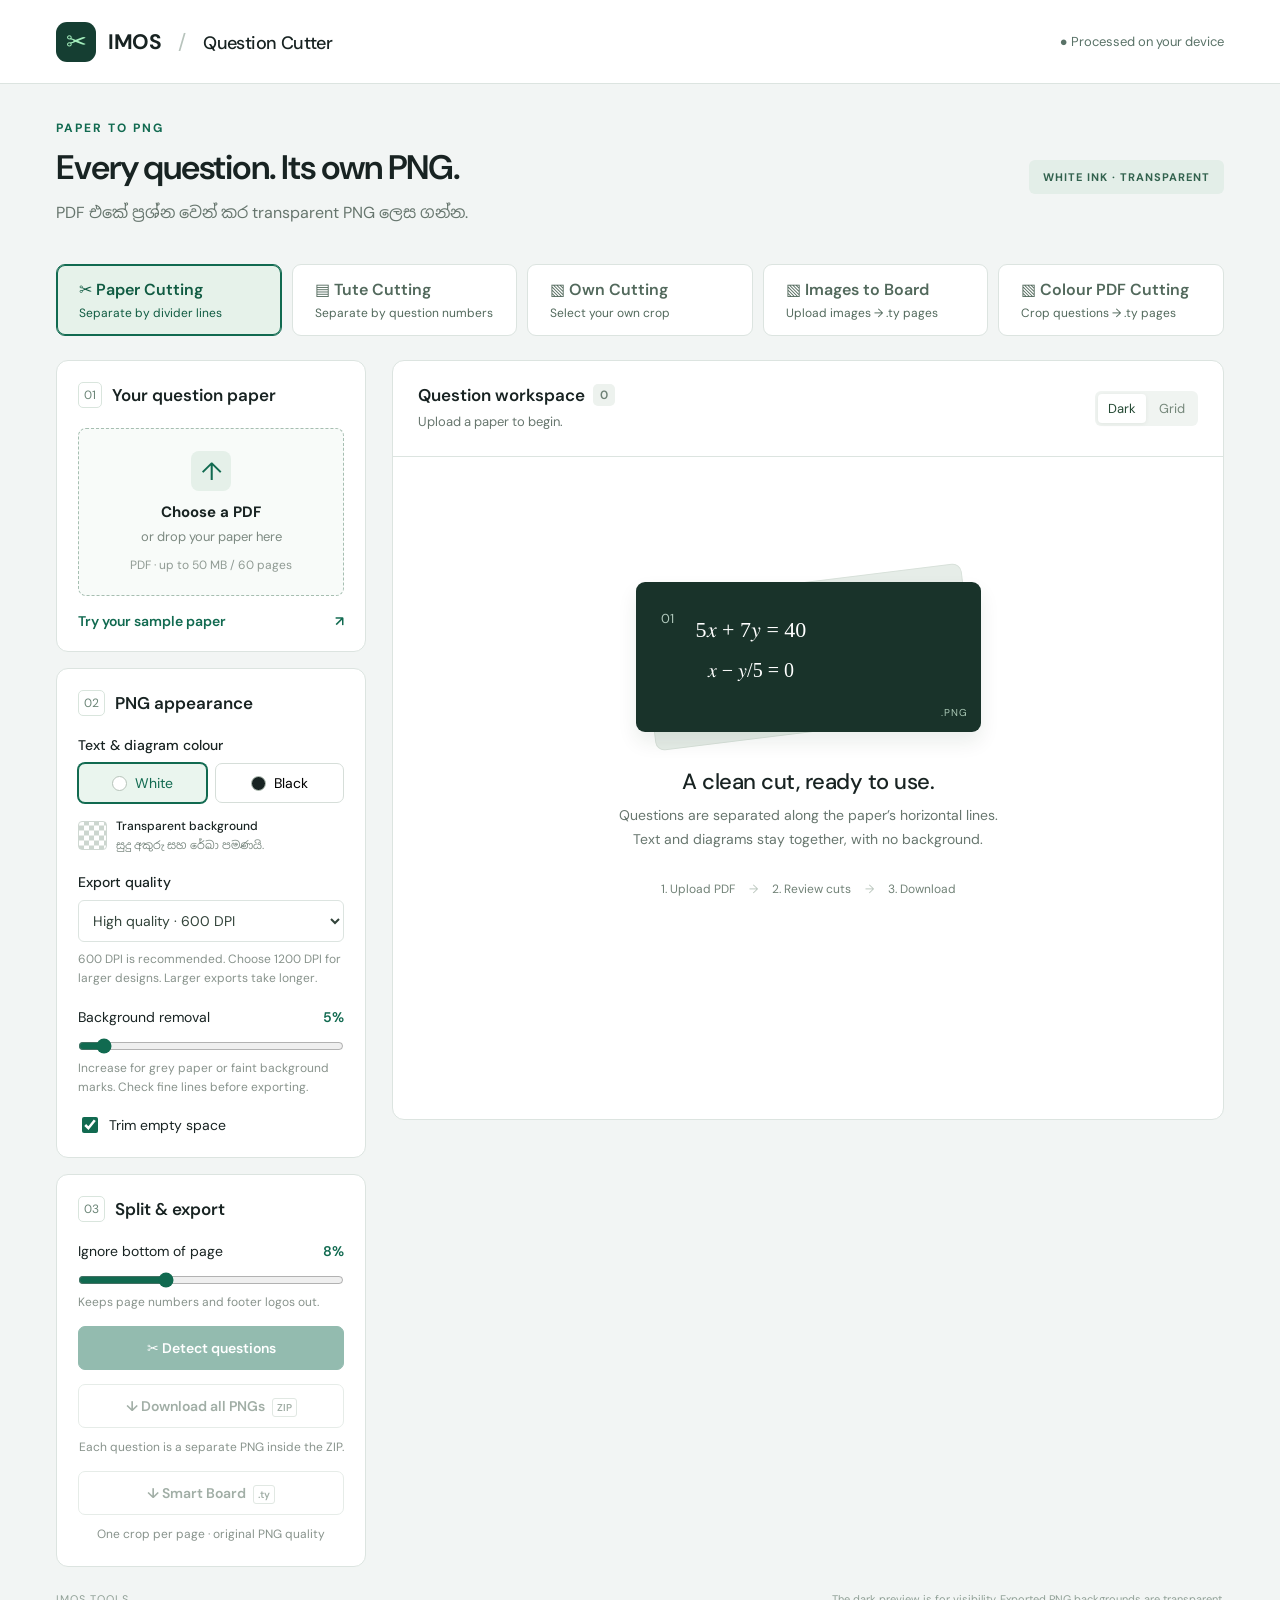
<file: index.html>
<!doctype html><html lang="en"><head><meta charset="utf-8"><meta name="viewport" content="width=device-width,initial-scale=1"><title>IMOS · Question Cutter</title><meta name="description" content="Turn your question papers into individual transparent PNGs with white or black text."><link rel="stylesheet" href="./style.css?v=size1"></head><body>
<header><a class="brand" href="./" aria-label="IMOS Question Cutter home"><span class="brand-icon">✂</span><strong>IMOS<span> / </span><em>Question Cutter</em></strong></a><span class="privacy">● Processed on your device</span></header>
<main><div class="titlebar"><div><div class="eyebrow">PAPER TO PNG</div><h1>Every question. Its own PNG.</h1><p>PDF එකේ ප්‍රශ්න වෙන් කර transparent PNG ලෙස ගන්න.</p></div><span class="tag">WHITE INK · TRANSPARENT</span></div>
<nav class="cut-modes" aria-label="Cutting section"><button id="paperMode" class="active" aria-pressed="true">✂ Paper Cutting <small>Separate by divider lines</small></button><button id="tuteMode" aria-pressed="false">▤ Tute Cutting <small>Separate by question numbers</small></button><button id="ownMode" aria-pressed="false">▧ Own Cutting <small>Select your own crop</small></button><button id="imageBoardMode" aria-pressed="false">▧ Images to Board <small>Upload images → .ty pages</small></button></nav><div class="workspace"><aside><section class="panel"><div class="step"><span>01</span><h2 id="uploadTitle">Your question paper</h2></div><label class="dropzone" id="dropzone" tabindex="0"><input id="file" type="file" accept="application/pdf,.pdf" hidden><span class="upload-icon">↑</span><strong>Choose a PDF</strong><span>or drop your paper here</span><small>PDF · up to 50 MB / 60 pages</small></label><button id="sample" class="sample">Try your sample paper <span>↗</span></button><div id="tuteOptions" hidden><label class="field-title" for="startPage">Start from PDF page</label><input id="startPage" type="number" value="3" min="1" max="60"><small class="hint">Skip covers. Unit headings and restarted numbering are detected automatically.</small><label class="check"><input id="joinContinuations" type="checkbox" checked> Join next-page content</label><small class="hint">Headings and likely notes are kept separately. Review uncertain boundaries before download.</small></div><div id="fileInfo" class="file-info" hidden></div></section>
<section class="panel"><div class="step"><span>02</span><h2>PNG appearance</h2></div><label class="field-title" for="ink">Text & diagram colour</label><div class="ink-options"><button class="ink active" data-ink="white" aria-pressed="true"><i class="white-dot"></i>White</button><button class="ink" data-ink="black" aria-pressed="false"><i class="black-dot"></i>Black</button></div><div class="transparent-note"><span class="checker-chip"></span><div><strong>Transparent background</strong><small>සුදු අකුරු සහ රේඛා පමණයි.</small></div></div><label class="field-title" for="resolution">Export quality</label><select id="resolution"><option value="8.333333333333334">High quality · 600 DPI</option><option value="16.666666666666668">Ultra quality · 1200 DPI</option><option value="4.166666666666667">Print · 300 DPI</option><option value="3">Small file · 216 DPI</option></select><small class="hint quality-hint">600 DPI is recommended. Choose 1200 DPI for larger designs. Larger exports take longer.</small><label class="range-label" for="clean">Background removal <output id="cleanValue">5%</output></label><input id="clean" type="range" min="0" max="70" value="5"><small class="hint">Increase for grey paper or faint background marks. Check fine lines before exporting.</small><label class="check"><input id="trim" type="checkbox" checked> Trim empty space</label></section>
<section class="panel"><div class="step"><span>03</span><h2>Split & export</h2></div><label class="range-label" for="footer">Ignore bottom of page <output id="footerValue">8%</output></label><input id="footer" type="range" min="0" max="25" value="8"><small class="hint">Keeps page numbers and footer logos out.</small><button class="primary" id="detect" disabled>✂ Detect questions</button><button class="secondary" id="downloadAll" disabled>↓ Download all PNGs <span class="zip">ZIP</span></button><small class="hint center">Each question is a separate PNG inside the ZIP.</small><button class="secondary" id="openBoard" disabled>↓ Smart Board <span class="zip">.ty</span></button><small class="hint center">One crop per page · original PNG quality</small></section></aside>
<div class="results"><section class="results-head"><div><h2>Question workspace <span id="count">0</span></h2><p id="summary">Upload a paper to begin.</p></div><div class="view-controls" aria-label="Preview background"><button id="darkPreview" class="selected" title="Dark preview background">Dark</button><button id="lightPreview" title="Checker preview background">Grid</button></div></section><div id="status" role="status" aria-live="polite"></div><progress id="progress" max="100" value="0" hidden></progress>
<div id="empty"><div class="demo-stack"><div class="demo-back"></div><div class="demo-question"><span>01</span><div>5𝑥 + 7𝑦 = 40<br><small>𝑥 − 𝑦/5 = 0</small></div><span class="demo-png">.PNG</span></div></div><h3>A clean cut, ready to use.</h3><p>Questions are separated along the paper’s horizontal lines.<br>Text and diagrams stay together, with no background.</p><div class="empty-steps"><span>1. Upload PDF</span><b>→</b><span>2. Review cuts</span><b>→</b><span>3. Download</span></div></div>
<section id="ownPanel" class="own-panel" hidden><div class="own-toolbar"><div class="page-controls"><button id="ownPrev" aria-label="Previous page">‹</button><label for="ownPage">Page</label><input id="ownPage" type="number" min="1" value="1"><span id="ownTotal"></span><button id="ownNext" aria-label="Next page">›</button></div><label>Drag <select id="ownAction"><option value="cut">Cut area</option><option value="pan">Move page</option></select></label><label>Zoom <select id="ownZoom"><option value="1">Fit page</option><option value="1.5">150%</option><option value="2">200%</option><option value="3">300%</option></select></label></div><p class="own-instructions">අවශ්‍ය කොටස drag කර select කරන්න. අතහැරිය විට PNG එක සෑදේ.</p><div id="ownScroll"><div id="ownStage"><canvas id="ownCanvas"></canvas><div id="ownBox" hidden></div></div></div><div class="own-coordinates"><label>Left %<input id="ownLeft" type="number" min="0" max="100" step="0.01"></label><label>Top %<input id="ownTop" type="number" min="0" max="100" step="0.01"></label><label>Right %<input id="ownRight" type="number" min="0" max="100" step="0.01"></label><label>Bottom %<input id="ownBottom" type="number" min="0" max="100" step="0.01"></label><button id="ownCut" class="primary" disabled>✂ Cut selection</button></div><div id="ownLast" class="own-last" hidden><strong>Latest PNG</strong><img id="ownLastImage" alt="Latest transparent crop"><button id="ownLastDownload" class="secondary">↓ Download PNG</button></div></section><section id="tuteReview" class="tute-review" hidden><div class="review-top"><label>Show <select id="kindFilter"><option value="question">Questions</option><option value="notes">Notes & topics</option><option value="all">Everything</option><option value="review">Needs review</option></select></label><span id="tuteCounts"></span></div><details><summary>Check / correct units</summary><p id="unitMap"></p><div class="unit-correction"><label>From page<input id="unitFrom" type="number" min="1" value="3"></label><label>To page<input id="unitTo" type="number" min="1" value="3"></label><label>Unit<input id="unitValue" type="text" placeholder="e.g. 20" maxlength="40"></label><button id="applyUnit" class="secondary">Apply & re-detect</button></div><small class="hint">Page range uses PDF page numbers. Re-detection replaces current crop adjustments.</small></details></section><div id="unitFilters" class="unit-filters" hidden></div><div id="questions" class="questions"></div></div></div><section id="imageBoardPanel" class="image-board-panel" hidden aria-labelledby="imagesTitle"><div class="image-board-heading"><div><h1 id="imagesTitle">Images to Smart Board</h1><p>කපාගත් images upload කරන්න. එක image එක page එකකට ස්වයංක්‍රීයව සකස් වේ.</p></div><span id="imagesCount">0 images · 0 board pages</span></div><div class="image-board-layout"><aside><section class="panel"><h2>1. Add your images</h2><label id="imagesDrop" class="dropzone" tabindex="0"><input id="imagesFile" type="file" accept="image/png,image/jpeg,image/webp,.png,.jpg,.jpeg,.webp" multiple hidden><span class="upload-icon">↑</span><strong>Choose images</strong><span>or drop several images here</span><small>PNG / JPG / WebP · up to 200 images</small></label><p class="hint">Add more images anytime. New batches are sorted by filename (1, 2, 3…). Use the arrows below to change page order.</p></section><section class="panel"><h2>2. Board layout</h2><label class="field-title" for="imagesBackground">Board background</label><select id="imagesBackground"><option value="white">Dark · for white images</option><option value="black">White · for dark images</option></select><label class="field-title" for="imagesAlign">Image position</label><select id="imagesAlign"><option value="upper" selected>Between top & centre</option><option value="top">Top · room to write below</option><option value="center">Centre of page</option></select><div class="board-size-control"><label for="imagesSize">Image size <output id="imagesSizeValue" for="imagesSize">60%</output></label><input id="imagesSize" type="range" min="10" max="100" step="5" value="60" aria-describedby="imagesSizeHint"><small id="imagesSizeHint">Applies to all pages · 100% fits the board. PNG quality stays unchanged.</small></div><p class="hint">Images fit inside the board without stretching or cutting. Image colours and transparency stay as uploaded.</p><label class="field-title" for="imagesName">Download name</label><input id="imagesName" type="text" value="IMOS-Smart-Board" maxlength="70"><button id="imagesDownload" class="primary" disabled>↓ Download Smart Board (.ty)</button><p class="hint">Original PNG quality is preserved. JPG and WebP are converted to PNG at their original pixel size.</p></section></aside><div class="image-board-results"><div id="imagesStatus" role="status" aria-live="polite"></div><progress id="imagesProgress" max="100" value="0" hidden></progress><div id="imagesEmpty"><h2>Your board pages will appear here</h2><p>Upload images, review the order, then download one .ty file.</p></div><div id="imagesStage" class="board-preview" hidden><img id="imagesPreview" alt="Smart board image preview"></div><div id="imagesNavigation" class="board-navigation" hidden><button id="imagesPrev" class="secondary">‹ Previous</button><span id="imagesPage" aria-live="polite"></span><button id="imagesNext" class="secondary">Next ›</button></div><p id="imagesCaption"></p><div class="image-list-heading"><h2>Page order</h2><div><button id="imagesSort" class="secondary" disabled>Sort by name</button><button id="imagesClear" class="secondary" disabled>Clear all</button></div></div><div id="imagesList"></div><p class="board-note">Uses the same .ty format as your sample smart board file.</p></div></div></section><footer>IMOS TOOLS <span>The dark preview is for visibility. Exported PNG backgrounds are transparent.</span></footer></main>
<dialog id="editor"><div class="dialog-head"><div><h2>Adjust question crop</h2><p>Drag a rectangle on the page, or adjust the boundaries below.</p></div><button id="closeEditor" class="icon-btn" aria-label="Close crop editor">×</button></div><label id="cropPartLabel" class="field-title" hidden>Question part <select id="cropPart"></select></label><div class="crop-layout"><div id="cropStage"><canvas id="cropCanvas"></canvas><div id="cropBox"></div></div><div class="crop-fields"><div id="cropMeta" hidden><label>Type<select id="cropKind"><option value="question">Question</option><option value="note">Note</option><option value="topic">Topic</option></select></label><label>Unit<input id="cropUnit" type="text" maxlength="40"></label><label>Topic label (optional)<input id="cropTopic" type="text" maxlength="80"></label></div><label>Left (%)<input id="cropLeft" type="number" min="0" max="99" step="0.1"></label><label>Top (%)<input id="cropTop" type="number" min="0" max="99" step="0.1"></label><label>Right (%)<input id="cropRight" type="number" min="1" max="100" step="0.1"></label><label>Bottom (%)<input id="cropBottom" type="number" min="1" max="100" step="0.1"></label><button id="saveCrop" class="primary">Apply crop</button><button id="splitCrop" class="secondary">Split into two</button><small class="hint">If detection missed a divider, split this crop and adjust each half.</small></div></div></dialog>
<dialog id="boardDialog" aria-labelledby="boardTitle"><div class="dialog-head"><div><h2 id="boardTitle">Smart Board pages</h2><p>කපාගත් image එක page එකකට එක බැගින්.</p></div><button id="closeBoard" class="icon-btn" aria-label="Close smart board export">×</button></div><div class="board-options"><label>Include<select id="boardScope"><option value="all">All crops</option><option value="visible">Current filtered view</option></select></label><label>Image position<select id="boardAlign"><option value="upper" selected>Between top & centre</option><option value="top">Top · room to write below</option><option value="center">Centre of page</option></select></label></div><div class="board-size-control"><label for="boardSize">Image size <output id="boardSizeValue" for="boardSize">60%</output></label><input id="boardSize" type="range" min="10" max="100" step="5" value="60" aria-describedby="boardSizeHint"><small id="boardSizeHint">Applies to all pages · 100% fits the board. PNG quality stays unchanged.</small></div><p id="boardSummary"></p><div id="boardPreview" class="board-preview"><img id="boardImage" alt="Smart board page preview"></div><div class="board-navigation"><button id="boardPrev" class="secondary" aria-label="Previous board page">‹ Previous</button><span id="boardPage" aria-live="polite"></span><button id="boardNext" class="secondary" aria-label="Next board page">Next ›</button></div><p class="board-note">Original PNGs stay at the selected export quality. White ink uses a dark board; black ink uses a white board.</p><p class="board-note">Uses the .ty format from your sample. Compatibility with your smart board app still needs an opening test.</p><p id="boardStatus" role="status" aria-live="polite"></p><button id="downloadBoard" class="primary" disabled>↓ Download Smart Board (.ty)</button></dialog>
<script type="module" src="./app.js?v=size1"></script></body></html>
</file>
<file: style.css>
@import url('https://fonts.googleapis.com/css2?family=DM+Sans:wght@400;500;600;700&family=Noto+Sans+Sinhala:wght@400;500;600&display=swap');
:root{font-family:'DM Sans','Noto Sans Sinhala',sans-serif;color:#182322;background:#f2f5f4;font-synthesis:none;--green:#116a50;--line:#dce4e0}*{box-sizing:border-box}body{margin:0}button,input,select{font:inherit}button,a,input,select{-webkit-tap-highlight-color:transparent}button{cursor:pointer}button:disabled{opacity:.45;cursor:not-allowed}button:focus-visible,a:focus-visible,input:focus-visible,select:focus-visible,label:focus-visible{outline:3px solid #27b98a;outline-offset:3px}header{height:84px;border-bottom:1px solid var(--line);display:flex;align-items:center;justify-content:space-between;padding:0 4.4%;background:white}.brand{display:flex;gap:12px;align-items:center;text-decoration:none;color:inherit}.brand-icon{background:#153e32;color:#a4efbd;width:40px;height:40px;display:grid;place-items:center;font-size:25px;border-radius:11px}.brand strong{font-size:21px;letter-spacing:-.6px}.brand strong span{color:#b7c3bc;margin:0 12px;font-weight:400}.brand em{font-style:normal;font-weight:500;font-size:18px}.privacy{font-size:13px;color:#597267}main{max-width:1600px;margin:auto;padding:36px 4.4% 20px}.titlebar{display:flex;justify-content:space-between;align-items:center;margin-bottom:30px}.eyebrow{font-size:12px;letter-spacing:2px;font-weight:700;color:var(--green)}h1{font-size:34px;font-weight:600;letter-spacing:-1.2px;margin:9px 0}p{font-size:15px;color:#67766e;line-height:1.7;margin:8px 0}h2{font-size:17px;font-weight:600;margin:0}.tag{font-size:11px;letter-spacing:1px;background:#e3eee8;padding:10px 14px;border-radius:6px;color:#32624e;font-weight:700}.workspace{display:grid;grid-template-columns:310px minmax(0,1fr);gap:26px;align-items:start}aside{display:flex;flex-direction:column;gap:16px}.panel{background:white;border:1px solid var(--line);padding:21px;border-radius:12px}.step{display:flex;gap:10px;align-items:center;margin-bottom:20px}.step>span{font-size:12px;color:#6b8577;border:1px solid #d9e5dd;border-radius:5px;padding:4px 5px}.dropzone{border:1.5px dashed #a6beb1;border-radius:8px;display:flex;align-items:center;flex-direction:column;padding:22px 10px;background:#f8fbf9;cursor:pointer;gap:6px}.dropzone.drag{background:#dcf4e7;border-color:var(--green)}.dropzone strong{font-size:15px}.dropzone>span:not(.upload-icon){font-size:13px;color:#7c8981}.dropzone small{font-size:12px;color:#909b94;margin-top:6px}.upload-icon{font-size:25px;color:var(--green);background:#e5f0e9;border-radius:8px;width:40px;height:40px;display:grid;place-items:center;margin-bottom:5px}.sample{width:100%;display:flex;justify-content:space-between;border:0;background:transparent;color:var(--green);font-size:13px;padding:16px 0 0;font-weight:600}.file-info{margin-top:15px;border-top:1px solid var(--line);padding-top:12px;font-size:13px;overflow-wrap:anywhere;color:var(--green)}.field-title{display:block;font-size:14px;font-weight:500;margin:17px 0 9px}.ink-options{display:grid;grid-template-columns:1fr 1fr;gap:8px}.ink{display:flex;align-items:center;justify-content:center;gap:8px;border:1px solid #d6ded9;background:white;border-radius:7px;padding:10px;font-size:14px}.ink.active{background:#eaf5ee;border-color:var(--green);color:var(--green);box-shadow:0 0 0 1px var(--green)}.ink i{width:15px;height:15px;border:1px solid #b6c3b9;border-radius:50%}.white-dot{background:white}.black-dot{background:#182322}.transparent-note{display:flex;gap:9px;align-items:center;margin:15px 0 21px}.transparent-note strong{display:block;font-size:12px;font-weight:500}.transparent-note small{display:block;font-size:11px;color:#7d8b83;margin-top:4px}.checker-chip{width:29px;height:29px;border-radius:4px;border:1px solid #cfd8d2;background:repeating-conic-gradient(#ccd6cf 0 25%,white 0 50%) 0/10px 10px}select{width:100%;padding:10px;border:1px solid var(--line);border-radius:6px;background:white;font-size:14px;color:#32433a}.range-label{display:flex;justify-content:space-between;font-size:13px;margin-top:19px;gap:8px}.range-label output{color:var(--green);font-weight:600}input[type=range]{width:100%;accent-color:var(--green);margin:12px 0 5px}input[type=checkbox]{accent-color:var(--green);width:16px;height:16px}.hint{display:block;color:#88938c;font-size:12px;line-height:1.6}.check{display:flex;align-items:center;gap:8px;margin-top:17px;font-size:13px}.primary,.secondary{width:100%;padding:12px;border-radius:7px;font-size:14px;font-weight:600;margin-top:14px}.primary{background:var(--green);color:white;border:1px solid var(--green)}.primary:hover:enabled{background:#0c513d}.secondary{border:1px solid #c9d7ce;background:white;color:#304d3b}.zip{font-size:10px;border:1px solid #bdcdc2;padding:2px 4px;margin-left:4px;border-radius:3px}.center{text-align:center;margin-top:10px}.results{background:#fff;border:1px solid var(--line);border-radius:12px;min-height:760px;overflow:hidden}.results-head{display:flex;align-items:center;justify-content:space-between;padding:23px 25px;border-bottom:1px solid var(--line);gap:12px}.results-head h2{display:flex;align-items:center;gap:8px}.results-head h2 span{background:#edf2ee;color:#6e8175;padding:3px 7px;border-radius:5px;font-size:12px}.results-head p{font-size:13px;margin:5px 0 0}.view-controls{display:flex;background:#f0f4f1;padding:3px;border-radius:6px;gap:3px}.view-controls button{border:0;padding:6px 10px;border-radius:4px;font-size:12px;background:transparent;color:#75877a}.view-controls button.selected{background:white;color:#254a34;box-shadow:0 1px 4px #122c1410}#status{padding:0 24px;font-size:14px;color:var(--green);line-height:1.8}#status:not(:empty){padding-top:15px;padding-bottom:10px}#status.error{color:#b13a35}progress{width:calc(100% - 48px);height:5px;margin:0 24px;accent-color:var(--green)}#empty{text-align:center;padding:125px 30px 80px}#empty h3{font-size:22px;font-weight:500;letter-spacing:-.5px;margin:35px 0 8px}#empty p{font-size:14px}.demo-stack{position:relative;max-width:345px;margin:auto;height:150px}.demo-back{position:absolute;background:#e6ede8;border:1px solid #d8e1da;inset:0 10px;transform:rotate(-7deg);border-radius:9px}.demo-question{position:absolute;inset:0;background:#19332a;border-radius:9px;display:flex;color:white;padding:28px 25px;gap:22px;align-items:start;box-shadow:0 10px 20px #102b1715}.demo-question>span:first-child{font-size:13px;color:#b0c8bc}.demo-question>div{font-family:Georgia,serif;font-size:22px;line-height:1.8}.demo-question small{font-size:20px}.demo-png{position:absolute;right:13px;bottom:13px;font-size:10px;color:#abc9b6;letter-spacing:1px}.empty-steps{display:flex;justify-content:center;gap:14px;font-size:12px;color:#718277;margin-top:29px}.empty-steps b{font-weight:400;color:#bbc7be}.questions{padding:24px;display:grid;grid-template-columns:repeat(2,minmax(0,1fr));gap:20px}.questions:empty{display:none}.question-card{border:1px solid var(--line);border-radius:9px;overflow:hidden;align-self:start}.card-top{display:flex;align-items:center;justify-content:space-between;padding:12px 14px;font-size:14px}.card-top small{font-size:11px;color:#8a978f}.question-preview{background:#19332a;min-height:110px;padding:16px;display:flex;align-items:center;justify-content:center}.question-preview img{width:100%;height:auto;max-height:260px;object-fit:contain}.grid-bg .question-preview{background:repeating-conic-gradient(#849187 0 25%,#b4bfb7 0 50%) 0/16px 16px}.card-actions{display:flex;gap:8px;padding:10px 12px}.card-actions button{padding:6px 9px;background:white;border:1px solid var(--line);border-radius:5px;font-size:12px;color:#40614d}.card-actions button:last-child{margin-left:auto;color:var(--green)}.card-actions button.remove{color:#98665e}.dimensions{font-size:11px;color:#8c9890;padding:0 14px 12px}footer{display:flex;justify-content:space-between;color:#90a096;font-size:11px;letter-spacing:1px;margin-top:25px}footer span{letter-spacing:0}dialog{border:1px solid #bccdc1;border-radius:12px;padding:24px;width:min(1000px,94vw);max-height:92vh}dialog::backdrop{background:#0a1b16aa}.dialog-head{display:flex;justify-content:space-between;align-items:start}.dialog-head p{font-size:13px}.icon-btn{border:0;background:#eef3ef;border-radius:6px;font-size:24px;width:32px;height:32px}.crop-layout{display:grid;grid-template-columns:minmax(0,1fr) 180px;gap:20px;margin-top:10px}#cropStage{position:relative;max-width:520px;touch-action:none;align-self:start;border:1px solid #bbc8c0;cursor:crosshair}#cropCanvas{width:100%;display:block}#cropBox{position:absolute;border:2px solid #0dba75;background:#20b57920;pointer-events:none}.crop-fields label{display:block;font-size:13px;margin:12px 0}.crop-fields input{width:100%;padding:8px;margin-top:5px;border:1px solid var(--line);border-radius:5px}.crop-fields .hint{margin-top:12px}@media(min-width:1450px){.questions{grid-template-columns:repeat(3,minmax(0,1fr))}}@media(max-width:1000px){.workspace{grid-template-columns:280px minmax(0,1fr)}.questions{grid-template-columns:1fr}.tag{display:none}h1{font-size:29px}.results-head{padding:20px 16px}}@media(max-width:700px){header{height:68px;padding:0 20px}.brand em{font-size:14px}.brand strong{font-size:17px}.brand strong span{margin:0 5px}.privacy{display:none}main{padding:25px 18px}h1{font-size:29px}.workspace{display:flex;flex-direction:column}aside,.results{width:100%}.results{min-height:500px}#empty{padding:60px 18px}.titlebar{margin-bottom:22px}footer{display:block;line-height:1.8}footer span{display:block;margin-top:4px}.crop-layout{grid-template-columns:1fr}.crop-fields{display:grid;grid-template-columns:1fr 1fr;gap:0 10px}.crop-fields .hint{grid-column:1/-1}.empty-steps{gap:8px}.view-controls button{padding:6px}.results-head h2{font-size:15px}}@media(prefers-reduced-motion:no-preference){.question-card{animation:appear .3s ease-out}@keyframes appear{from{opacity:0;transform:translateY(6px)}to{opacity:1;transform:none}}}
/* Readable working controls at normal and enlarged text sizes. */
p{font-size:16px}.sample,.range-label,.check{font-size:14px}.card-actions button{font-size:14px}.view-controls button{font-size:13px}.results-head{flex-wrap:wrap}.crop-fields label{font-size:14px}
.quality-hint{margin-top:8px}
.cut-modes{display:flex;gap:10px;margin-bottom:24px}.cut-modes button{border:1px solid var(--line);border-radius:9px;background:white;color:#52695c;text-align:left;padding:14px 22px;font-size:16px;font-weight:600;min-width:220px}.cut-modes button small{display:block;font-size:12px;font-weight:400;margin-top:5px}.cut-modes button.active{border-color:var(--green);background:#e6f2ea;color:#105b42;box-shadow:inset 0 0 0 1px var(--green)}#startPage{width:100%;padding:10px;border:1px solid var(--line);border-radius:6px;margin-bottom:8px}.unit-filters{display:flex;flex-wrap:wrap;gap:8px;padding:16px 24px 0}.unit-filters[hidden]{display:none}.unit-filters button{border:1px solid var(--line);background:white;color:#536a5c;font-size:14px;border-radius:6px;padding:8px 12px}.unit-filters button.active{background:#17674e;color:white;border-color:#17674e}.question-unit{font-size:12px;color:#57715f;background:#f2f7f3;padding:7px 14px;border-top:1px solid var(--line)}#cropPartLabel{max-width:330px}#cropPartLabel[hidden]{display:none}@media(max-width:700px){.cut-modes{display:grid;grid-template-columns:1fr 1fr}.cut-modes button{min-width:0;padding:12px;font-size:14px}.cut-modes button small{font-size:11px}}
[hidden]{display:none!important}.cut-modes{flex-wrap:wrap}.cut-modes button{flex:1;min-width:180px}.own-panel{padding:18px 24px;border-bottom:1px solid var(--line)}.own-toolbar,.page-controls{display:flex;gap:10px;align-items:center;flex-wrap:wrap}.own-toolbar{justify-content:space-between}.own-toolbar button{border:1px solid var(--line);background:white;border-radius:6px;font-size:22px;padding:2px 12px}.own-toolbar input{width:62px;padding:7px;border:1px solid var(--line);border-radius:5px}.own-toolbar label{font-size:14px}.own-toolbar select{width:112px;margin-left:6px}.own-instructions{font-size:13px}.own-export>.range-label,.own-export>#footer,.own-export>.hint:not(.center){display:none}.own-export #detect{display:none}#ownScroll{background:#dfe6e2;border:1px solid #c8d4cc;border-radius:7px;overflow:auto;max-height:72vh;padding:16px}#ownStage{position:relative;margin:auto;touch-action:none;cursor:crosshair;box-shadow:0 2px 10px #0002;flex-shrink:0}#ownCanvas{display:block;width:100%;height:auto}#ownBox{position:absolute;pointer-events:none;border:2px solid #14bd83;background:#28bb7830}.own-coordinates{display:flex;gap:8px;align-items:end;flex-wrap:wrap;margin-top:12px}.own-coordinates label{font-size:12px;flex:1;min-width:64px}.own-coordinates input{width:100%;padding:8px;border:1px solid var(--line);border-radius:5px;display:block;margin-top:5px}.own-coordinates button{width:auto;margin-top:0}.own-last{display:flex;gap:14px;align-items:center;padding:12px;margin-top:14px;background:#19332a;color:white;border-radius:8px}.own-last strong{font-size:12px;white-space:nowrap}.own-last img{max-width:50%;max-height:90px;object-fit:contain}.own-last button{width:auto;margin:0;margin-left:auto;white-space:nowrap}@media(max-width:700px){.cut-modes{display:flex}.cut-modes button{min-width:100px;padding:10px}.own-panel{padding:12px}.own-last{flex-wrap:wrap}.own-last img{max-width:100%}.own-last button{margin-left:0}.own-toolbar{gap:12px}#ownScroll{padding:8px}}
.tute-review{margin:18px 24px 0;padding:14px;background:#f2f7f3;border:1px solid var(--line);border-radius:8px}.review-top{display:flex;gap:10px;align-items:center;justify-content:space-between;flex-wrap:wrap}.review-top label{font-size:14px;display:flex;align-items:center;gap:8px}.review-top select{width:180px}.review-top span{font-size:12px;color:#526b5b}.tute-review details{margin-top:12px}.tute-review summary{cursor:pointer;font-size:14px;font-weight:600;color:#25614a}.tute-review p{font-size:12px;max-height:100px;overflow:auto}.unit-correction{display:flex;align-items:end;gap:8px;flex-wrap:wrap}.unit-correction label{font-size:12px;flex:1;min-width:65px}.unit-correction input{display:block;width:100%;border:1px solid var(--line);border-radius:5px;padding:8px;margin-top:4px}.unit-correction button{width:auto;margin:0;padding:10px;font-size:13px}.tute-review .hint{margin-top:8px}#cropMeta{grid-column:1/-1}#cropMeta select{margin-top:5px}@media(max-width:700px){.tute-review{margin:12px}.unit-correction button{width:100%}}

#boardDialog{width:min(920px,94vw)}.board-options{display:flex;gap:16px;flex-wrap:wrap;margin-top:18px}.board-options label{flex:1;min-width:180px;font-size:14px}.board-options select{display:block;margin-top:7px}.board-preview{position:relative;aspect-ratio:16/9;width:100%;overflow:hidden;background:#132200;border:1px solid #88998c;border-radius:6px}.board-preview img{position:absolute;display:block;object-fit:fill}.board-navigation{display:flex;align-items:center;justify-content:space-between;gap:14px;margin-top:12px}.board-navigation button{width:auto;margin:0}.board-navigation span{font-size:14px;text-align:center}.board-note{font-size:14px;line-height:1.6;margin-top:14px}#boardStatus{font-size:14px;color:var(--green)}#boardStatus.error{color:#b13a35}

.image-board-heading{display:flex;justify-content:space-between;align-items:center;gap:16px;flex-wrap:wrap;margin-bottom:24px}.image-board-heading>span{font-size:14px;color:var(--green);font-weight:600}.image-board-layout{display:grid;grid-template-columns:310px minmax(0,1fr);gap:26px;align-items:start}.image-board-panel .dropzone{margin:18px 0 12px}.image-board-panel .hint{font-size:14px;margin-top:10px}.image-board-results{background:white;border:1px solid var(--line);border-radius:12px;padding:24px;min-width:0}#imagesStatus{font-size:14px;color:var(--green);line-height:1.6;margin-bottom:14px;overflow-wrap:anywhere}#imagesStatus.error{color:#b13a35}#imagesEmpty{text-align:center;padding:75px 20px}#imagesName{width:100%;padding:10px;border:1px solid var(--line);border-radius:6px}#imagesCaption{font-size:14px;overflow-wrap:anywhere}.image-list-heading{display:flex;align-items:center;justify-content:space-between;gap:12px;flex-wrap:wrap;margin:24px 0 12px}.image-list-heading>div{display:flex;gap:8px}.image-list-heading button{width:auto;margin:0;font-size:14px;padding:8px 12px}#imagesList{display:flex;flex-direction:column;gap:8px}.board-image-row{display:flex;gap:6px;align-items:center;border:1px solid var(--line);padding:8px;border-radius:8px;min-width:0}.board-image-row.selected{border-color:var(--green);background:#eaf5ee}.board-image-row button{background:white;border:1px solid var(--line);border-radius:5px;padding:8px;font-size:16px;color:#254a34;flex-shrink:0}.board-image-row .board-image-select{display:flex;align-items:center;gap:10px;flex:1;min-width:0;border:0;background:transparent;padding:0;text-align:left;font-size:14px}.board-image-select span{overflow-wrap:anywhere;min-width:0}.board-image-select img{width:76px;height:50px;object-fit:contain;background:var(--image-board-bg,#132200);border-radius:4px;padding:4px;flex-shrink:0}@media(max-width:800px){.image-board-layout{grid-template-columns:1fr}.image-board-results{padding:16px}.image-board-heading h1{font-size:27px}}@media(max-width:450px){.board-image-select img{width:46px;height:40px}.board-image-row{gap:4px;padding:5px}.board-image-row button{padding:6px}}

.board-size-control{margin:18px 0;padding:14px;border:1px solid var(--line);border-radius:8px;background:#f2f7f3}.board-size-control label{display:flex;justify-content:space-between;align-items:center;font-size:14px;font-weight:600;gap:12px}.board-size-control output{color:var(--green);font-variant-numeric:tabular-nums}.board-size-control input[type=range]{display:block;width:100%;margin:14px 0;min-height:24px}.board-size-control small{display:block;font-size:13px;line-height:1.6;color:#526b5b}

.pdf-board-panel iframe{display:block;width:100%;height:88vh;min-height:560px;border:1px solid var(--line);border-radius:14px;background:#fff}@media(max-width:600px){.pdf-board-panel iframe{height:80vh;min-height:520px}}
</file>
